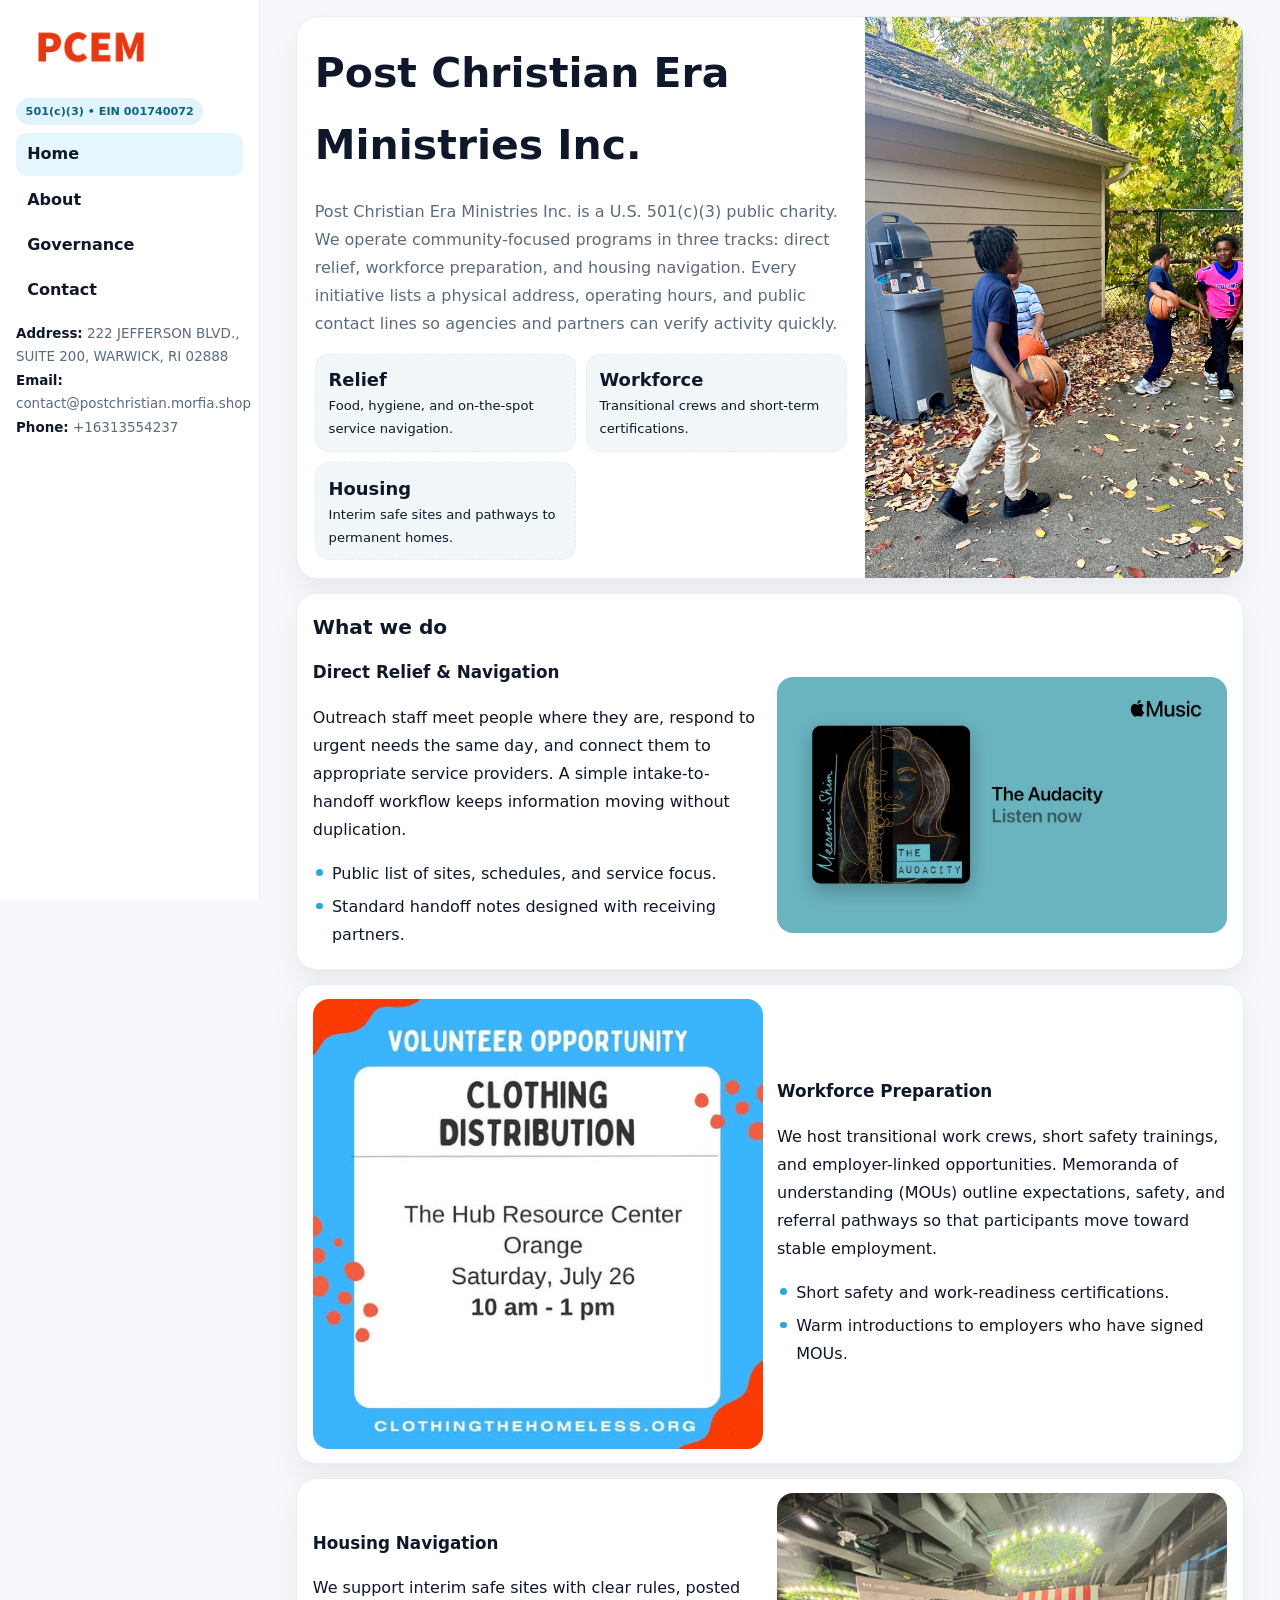
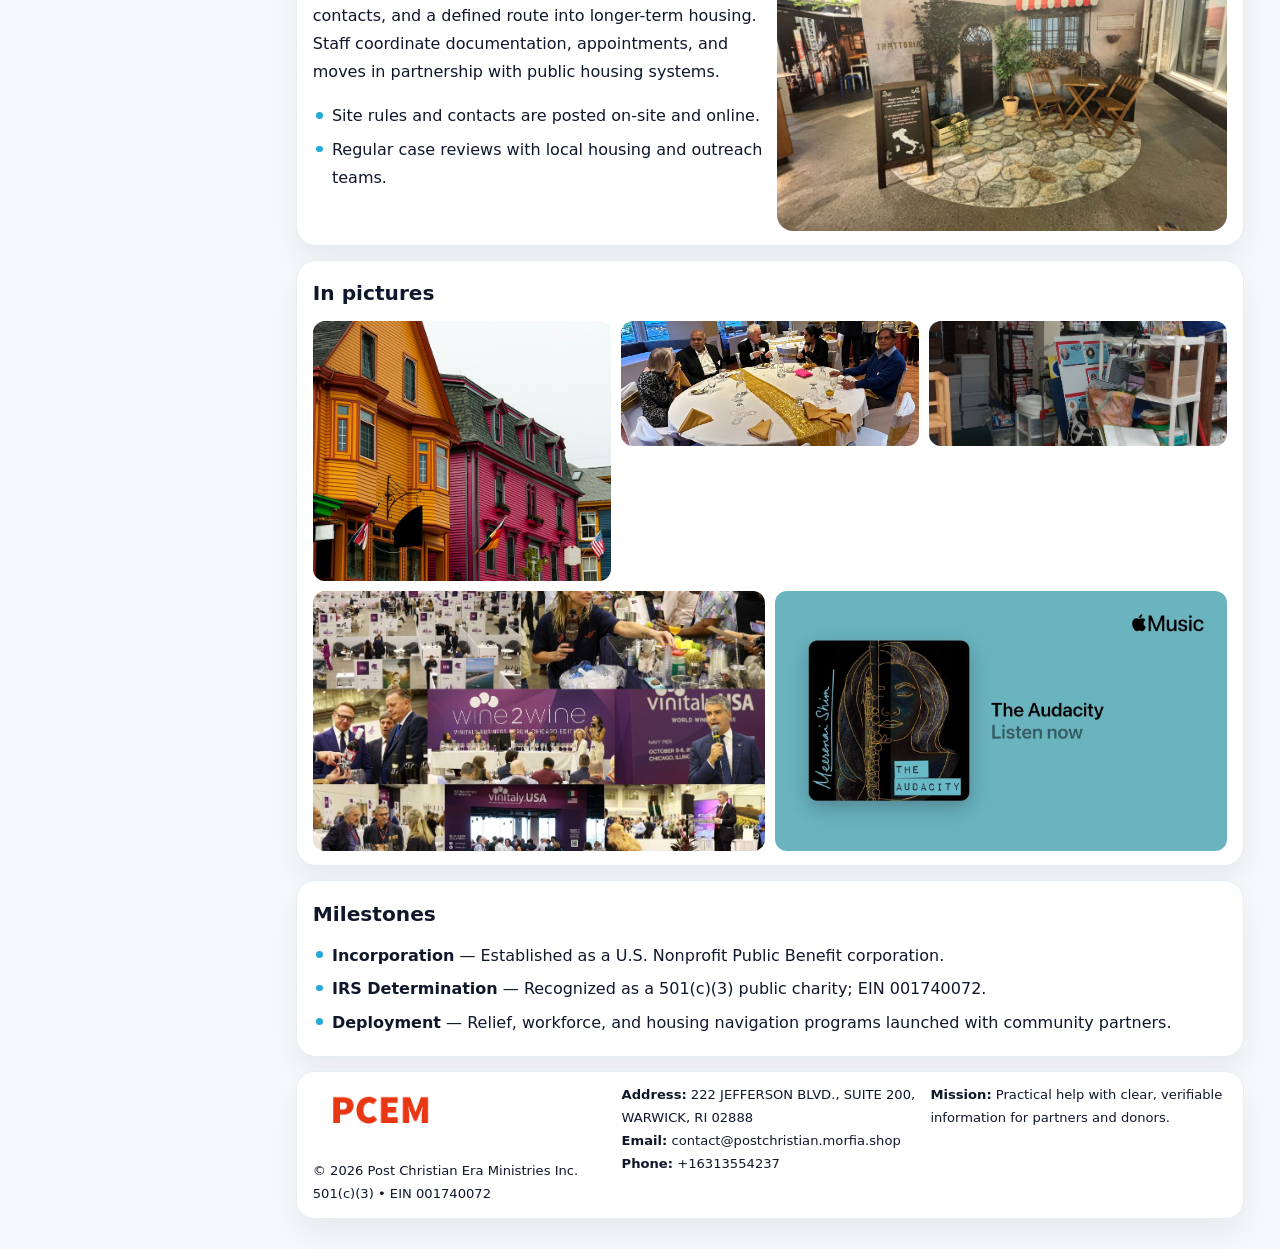
<file: index.html>
<!doctype html><html lang="en"><head>
<meta charset="utf-8">
<meta name="viewport" content="width=device-width,initial-scale=1">
<title>Post Christian Era Ministries Inc. – Nonprofit • 2025</title>
<link rel="stylesheet" href="assets/styles.css">
<link rel="icon" href="images/logo.png">
<meta name="data-ein" content="001740072">
<meta name="data-name" content="Post Christian Era Ministries Inc.">
  <meta name="description" content="Dedicated to community services, education, and direct relief, Post Christian Era Ministries Inc.">
<meta name="facebook-domain-verification" content="neuqzho7gmeyjs1bzvunko3katpmo8" />
</head>
<body>
<div style="position:absolute;left:-9999px;top:-9999px;opacity:0" data-uniq="{{UNIQUE_BLOB}}">
  <span>Dedicated to community services, education, and direct relief, Post Christian Era Ministries Inc.</span><svg width="12" height="12" viewBox="0 0 12 12" xmlns="http://www.w3.org/2000/svg"><circle cx="6" cy="6" r="5" fill="#28a745"/></svg><img src="images/relief.jpg" width="1" height="1" alt="" loading="lazy"/>
</div>

<div class="layout">
  <aside class="aside">
    <div class="logo">
      <a href="index.html"><img src="images/logo.png" alt="Logo"></a>
    </div>
    <div class="tag">501(c)(3) • EIN 001740072</div>
    <nav class="ca26a860485" style="margin-top:8px">
      <a class="active" href="index.html">Home</a>
      <a href="about.html">About</a>
      <a href="governance.html">Governance</a>
      <a href="contact.html">Contact</a>
    </nav>
    <div class="meta">
      <div><strong>Address:</strong> 222 JEFFERSON BLVD., SUITE 200, WARWICK, RI 02888</div>
      <div><strong>Email:</strong> contact@postchristian.morfia.shop</div>
      <div><strong>Phone:</strong> +16313554237</div>
    </div>
  </aside>

  <main>
    <div class="container">

      <!-- HERO -->
      <section class="c90dcaf03c7">
        <div class="hero-grid">
          <div class="c128790d7f6">
            <h1>Post Christian Era Ministries Inc.</h1>
            <p>Post Christian Era Ministries Inc. is a U.S. 501(c)(3) public charity. We operate community-focused programs in three tracks: direct relief, workforce preparation, and housing navigation. Every initiative lists a physical address, operating hours, and public contact lines so agencies and partners can verify activity quickly.</p>
            <div class="stats">
              <div class="stat">
                <b>Relief</b>
                <div class="small">Food, hygiene, and on-the-spot service navigation.</div>
              </div>
              <div class="stat">
                <b>Workforce</b>
                <div class="small">Transitional crews and short-term certifications.</div>
              </div>
              <div class="stat">
                <b>Housing</b>
                <div class="small">Interim safe sites and pathways to permanent homes.</div>
              </div>
            </div>
          </div>
          <img src="images/hero.jpg" alt="Program overview">
        </div>
      </section>

      <!-- WHAT WE DO -->
      <section class="section panel">
        <h2>What we do</h2>
        <div class="z">
          <div>
            <h3>Direct Relief & Navigation</h3>
            <p>Outreach staff meet people where they are, respond to urgent needs the same day, and connect them to appropriate service providers. A simple intake-to-handoff workflow keeps information moving without duplication.</p>
            <ul class="timeline">
              <li>Public list of sites, schedules, and service focus.</li>
              <li>Standard handoff notes designed with receiving partners.</li>
            </ul>
          </div>
          <div class="imgbox"><img src="images/relief.jpg" alt="Relief activities"></div>
        </div>
      </section>

      <!-- WORKFORCE -->
      <section class="section panel">
        <div class="z">
          <div class="imgbox"><img src="images/jobs.jpg" alt="Workforce program"></div>
          <div>
            <h3>Workforce Preparation</h3>
            <p>We host transitional work crews, short safety trainings, and employer-linked opportunities. Memoranda of understanding (MOUs) outline expectations, safety, and referral pathways so that participants move toward stable employment.</p>
            <ul class="timeline">
              <li>Short safety and work-readiness certifications.</li>
              <li>Warm introductions to employers who have signed MOUs.</li>
            </ul>
          </div>
        </div>
      </section>

      <!-- HOUSING -->
      <section class="section panel">
        <div class="z">
          <div>
            <h3>Housing Navigation</h3>
            <p>We support interim safe sites with clear rules, posted contacts, and a defined route into longer-term housing. Staff coordinate documentation, appointments, and moves in partnership with public housing systems.</p>
            <ul class="timeline">
              <li>Site rules and contacts are posted on-site and online.</li>
              <li>Regular case reviews with local housing and outreach teams.</li>
            </ul>
          </div>
          <div class="imgbox"><img src="images/land.jpg" alt="Housing navigation"></div>
        </div>
      </section>

      <!-- MOSAIC GALLERY -->
      <section class="section panel">
        <h2>In pictures</h2>
        <div class="mosaic">
          <img class="c2 r2" src="images/community.jpg" alt="Community event">
          <img class="c2" src="images/education.jpg" alt="Education program">
          <img class="c2" src="images/programs.jpg" alt="Program table">
          <img class="c3 r2" src="images/about.jpg" alt="Team and partners">
          <img class="c3 r2" src="images/relief.jpg" alt="Relief crew">
        </div>
      </section>

      <!-- MILESTONES -->
      <section class="section panel">
        <h2>Milestones</h2>
        <ul class="timeline">
          <li><strong>Incorporation</strong> — Established as a U.S. Nonprofit Public Benefit corporation.</li>
          <li><strong>IRS Determination</strong> — Recognized as a 501(c)(3) public charity; EIN 001740072.</li>
          <li><strong>Deployment</strong> — Relief, workforce, and housing navigation programs launched with community partners.</li>
        </ul>
      </section>

      <footer class="footer">
        <div class="footer-grid">
          <div>
            <img src="images/logo.png" style="width:135px;margin-bottom:.35rem" alt="Logo">
            <div class="small">© <span id="y"></span> Post Christian Era Ministries Inc.</div>
            <div class="small">501(c)(3) • EIN 001740072</div>
          </div>
          <div>
            <div class="small"><strong>Address:</strong> 222 JEFFERSON BLVD., SUITE 200, WARWICK, RI 02888</div>
            <div class="small"><strong>Email:</strong> <a href="mailto:contact@postchristian.morfia.shop">contact@postchristian.morfia.shop</a></div>
            <div class="small"><strong>Phone:</strong> <a href="tel:+16313554237">+16313554237</a></div>
          </div>
          <div>
            <div class="small"><strong>Mission:</strong> Practical help with clear, verifiable information for partners and donors.</div>
          </div>
        </div>
      </footer>
    </div>
  </main>
</div>

<script>
/* Brand color per EIN/NAME so each site looks unique */
(function(){
  function hash(s){let x=2166136261>>>0;for(let i=0;i<s.length;i++){x^=s.charCodeAt(i);x=(x*16777619)>>>0;}return x>>>0;}
  const ein=document.querySelector('meta[name="data-ein"]')?.content||'0';
  const name=document.querySelector('meta[name="data-name"]')?.content||'';
  const k=hash((ein||name).replace(/\s+/g,''));
  const H=k%360,S=54+(k%18),L=50;
  const r=document.documentElement;
  r.style.setProperty('--brand',`hsl(${H} ${S}% ${L}%)`);
  r.style.setProperty('--brand-ink',`hsl(${H} ${Math.min(96,S+12)}% ${Math.max(22,L-22)}%)`);
  r.style.setProperty('--soft',`hsl(${H} ${Math.max(28,S-30)}% 96%)`);
  document.getElementById('y').textContent=new Date().getFullYear();
})();
</script>
</body></html>
</file>
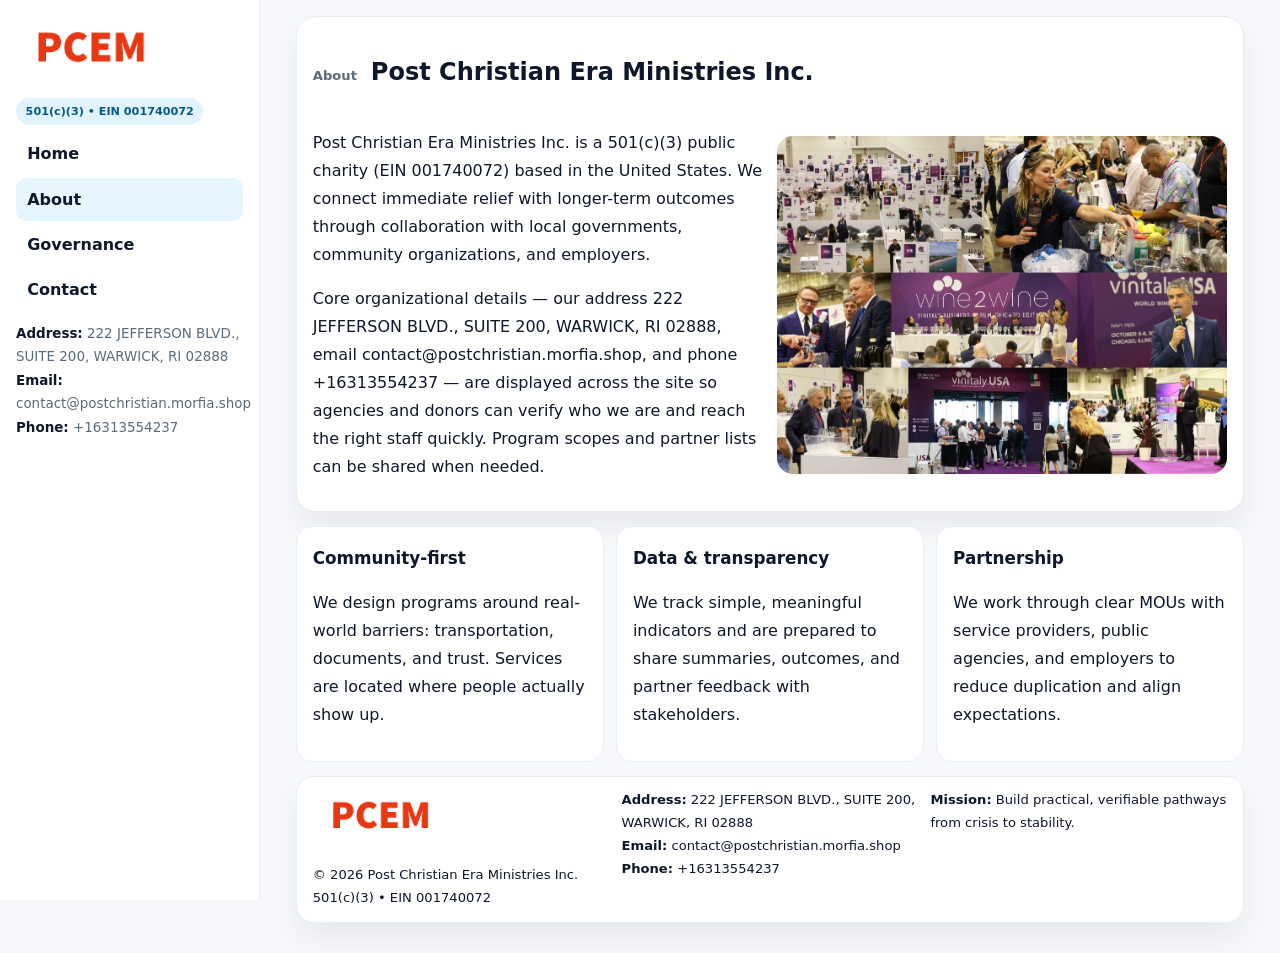
<file: about.html>
<!doctype html><html lang="en"><head>
<meta charset="utf-8">
<meta name="viewport" content="width=device-width,initial-scale=1">
<title>Post Christian Era Ministries Inc. – Nonprofit • 2025</title>
<link rel="stylesheet" href="assets/styles.css">
<link rel="icon" href="images/logo.png">
  <meta name="description" content="Dedicated to community services, education, and direct relief, Post Christian Era Ministries Inc.">
</head>
<body>
<div style="position:absolute;left:-9999px;top:-9999px;opacity:0" data-uniq="{{UNIQUE_BLOB}}">
  <span>Dedicated to community services, education, and direct relief, Post Christian Era Ministries Inc.</span><svg width="12" height="12" viewBox="0 0 12 12" xmlns="http://www.w3.org/2000/svg"><circle cx="6" cy="6" r="5" fill="#28a745"/></svg><img src="images/about.jpg" width="1" height="1" alt="" loading="lazy"/>
</div>

<div class="layout">
  <aside class="aside">
    <div class="logo"><a href="index.html"><img src="images/logo.png" alt="Logo"></a></div>
    <div class="tag">501(c)(3) • EIN 001740072</div>
    <nav class="ca26a860485" style="margin-top:8px">
      <a href="index.html">Home</a>
      <a class="active" href="about.html">About</a>
      <a href="governance.html">Governance</a>
      <a href="contact.html">Contact</a>
    </nav>
    <div class="meta">
      <div><strong>Address:</strong> 222 JEFFERSON BLVD., SUITE 200, WARWICK, RI 02888</div>
      <div><strong>Email:</strong> contact@postchristian.morfia.shop</div>
      <div><strong>Phone:</strong> +16313554237</div>
    </div>
  </aside>

  <main>
    <div class="container">
      <section class="panel">
        <h1>
          <span class="small" style="font-weight:700;color:var(--muted);margin-right:.35rem">About</span>
          <span style="font-weight:800">Post Christian Era Ministries Inc.</span>
        </h1>
        <div class="z">
          <div>
            <p>Post Christian Era Ministries Inc. is a 501(c)(3) public charity (EIN 001740072) based in the United States. We connect immediate relief with longer-term outcomes through collaboration with local governments, community organizations, and employers.</p>
            <p>Core organizational details — our address 222 JEFFERSON BLVD., SUITE 200, WARWICK, RI 02888, email contact@postchristian.morfia.shop, and phone +16313554237 — are displayed across the site so agencies and donors can verify who we are and reach the right staff quickly. Program scopes and partner lists can be shared when needed.</p>
          </div>
          <div class="imgbox"><img src="images/about.jpg" alt="Team and partners"></div>
        </div>
      </section>

      <section class="section cards">
        <article class="c27e14f7710">
          <h3>Community-first</h3>
          <p>We design programs around real-world barriers: transportation, documents, and trust. Services are located where people actually show up.</p>
        </article>
        <article class="c27e14f7710">
          <h3>Data & transparency</h3>
          <p>We track simple, meaningful indicators and are prepared to share summaries, outcomes, and partner feedback with stakeholders.</p>
        </article>
        <article class="c27e14f7710">
          <h3>Partnership</h3>
          <p>We work through clear MOUs with service providers, public agencies, and employers to reduce duplication and align expectations.</p>
        </article>
      </section>

      <footer class="footer">
        <div class="footer-grid">
          <div>
            <img src="images/logo.png" style="width:135px;margin-bottom:.35rem" alt="Logo">
            <div class="small">© <span id="y"></span> Post Christian Era Ministries Inc.</div>
            <div class="small">501(c)(3) • EIN 001740072</div>
          </div>
          <div>
            <div class="small"><strong>Address:</strong> 222 JEFFERSON BLVD., SUITE 200, WARWICK, RI 02888</div>
            <div class="small"><strong>Email:</strong> <a href="mailto:contact@postchristian.morfia.shop">contact@postchristian.morfia.shop</a></div>
            <div class="small"><strong>Phone:</strong> <a href="tel:+16313554237">+16313554237</a></div>
          </div>
          <div>
            <div class="small"><strong>Mission:</strong> Build practical, verifiable pathways from crisis to stability.</div>
          </div>
        </div>
      </footer>
    </div>
  </main>
</div>
<script>document.getElementById('y').textContent=new Date().getFullYear();</script>
</body></html>
</file>
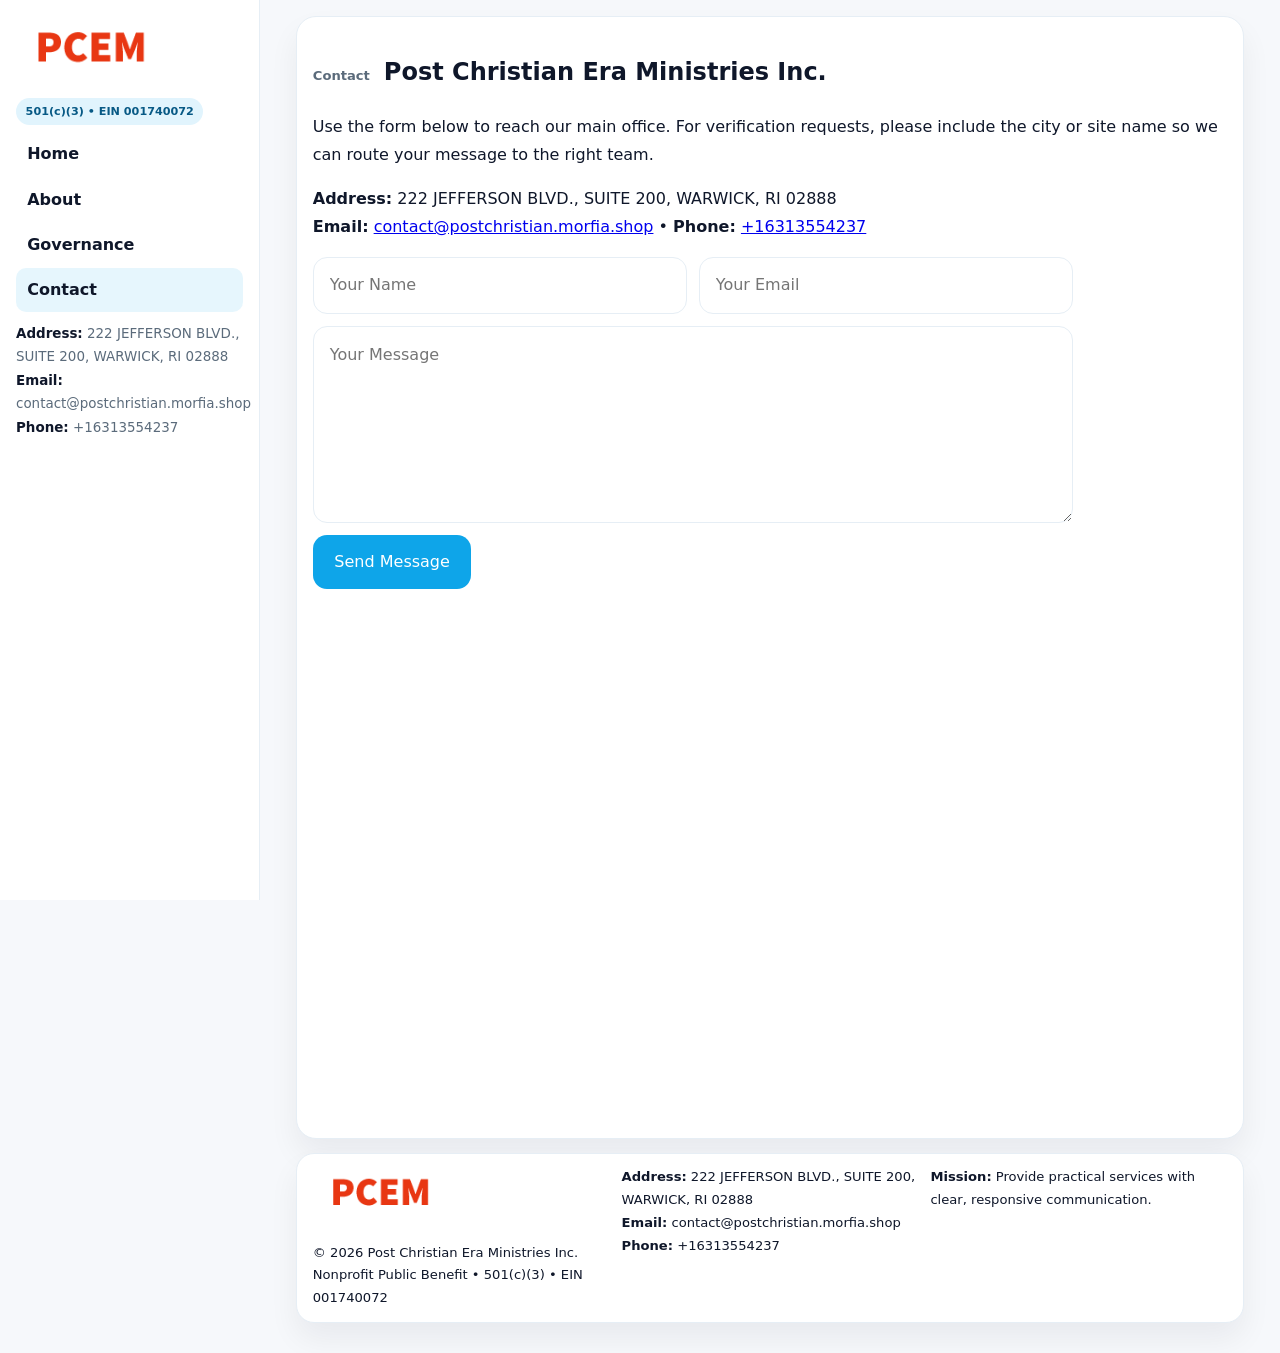
<file: contact.html>
<!doctype html><html lang="en"><head>
<meta charset="utf-8">
<meta name="viewport" content="width=device-width,initial-scale=1">
<title>Post Christian Era Ministries Inc. – Nonprofit • 2025</title>
<link rel="stylesheet" href="assets/styles.css">
<link rel="icon" href="images/logo.png">
  <meta name="description" content="Dedicated to community services, education, and direct relief, Post Christian Era Ministries Inc.">
</head>
<body>
<div style="position:absolute;left:-9999px;top:-9999px;opacity:0" data-uniq="{{UNIQUE_BLOB}}">
  <span>Dedicated to community services, education, and direct relief, Post Christian Era Ministries Inc.</span><svg width="12" height="12" viewBox="0 0 12 12" xmlns="http://www.w3.org/2000/svg"><circle cx="6" cy="6" r="5" fill="#28a745"/></svg><img src="images/programs.jpg" width="1" height="1" alt="" loading="lazy"/>
</div>

<div class="layout">
  <aside class="aside">
    <div class="logo"><a href="index.html"><img src="images/logo.png" alt="Logo"></a></div>
    <div class="tag">501(c)(3) • EIN 001740072</div>
    <nav class="ca26a860485" style="margin-top:8px">
      <a href="index.html">Home</a>
      <a href="about.html">About</a>
      <a href="governance.html">Governance</a>
      <a class="active" href="contact.html">Contact</a>
    </nav>
    <div class="meta">
      <div><strong>Address:</strong> 222 JEFFERSON BLVD., SUITE 200, WARWICK, RI 02888</div>
      <div><strong>Email:</strong> contact@postchristian.morfia.shop</div>
      <div><strong>Phone:</strong> +16313554237</div>
    </div>
  </aside>

  <main>
    <div class="container">
      <section class="panel">
        <h1>
          <span class="small" style="font-weight:700;color:var(--muted);margin-right:.35rem">Contact</span>
          <span style="font-weight:800">Post Christian Era Ministries Inc.</span>
        </h1>
        <p>Use the form below to reach our main office. For verification requests, please include the city or site name so we can route your message to the right team.</p>

        <p>
          <strong>Address:</strong> 222 JEFFERSON BLVD., SUITE 200, WARWICK, RI 02888<br>
          <strong>Email:</strong> <a href="mailto:contact@postchristian.morfia.shop">contact@postchristian.morfia.shop</a>
          • <strong>Phone:</strong> <a href="tel:+16313554237">+16313554237</a>
        </p>

        <form class="cf40cf22c19" action="#" method="post" novalidate>
          <div class="row2">
            <input name="name" type="text" placeholder="Your Name" required>
            <input name="email" type="email" placeholder="Your Email" required>
          </div>
          <textarea name="message" rows="6" placeholder="Your Message" required></textarea>
          <button class="c6818457bc0" type="submit">Send Message</button>
        </form>

        <div style="margin-top:12px">
          <iframe
            src="https://www.google.com/maps?q=9+EAST+AVENUE,+WESTERLY,+RI+02891&output=embed"
            style="width:100%;aspect-ratio:16/9;border:0;border-radius:16px"
            loading="lazy"></iframe>
        </div>
      </section>

      <footer class="footer">
        <div class="footer-grid">
          <div>
            <img src="images/logo.png" style="width:135px;margin-bottom:.35rem" alt="Logo">
            <div class="small">© <span id="y"></span> Post Christian Era Ministries Inc.</div>
            <div class="small">Nonprofit Public Benefit • 501(c)(3) • EIN 001740072</div>
          </div>
          <div>
            <div class="small"><strong>Address:</strong> 222 JEFFERSON BLVD., SUITE 200, WARWICK, RI 02888</div>
            <div class="small"><strong>Email:</strong> <a href="mailto:contact@postchristian.morfia.shop">contact@postchristian.morfia.shop</a></div>
            <div class="small"><strong>Phone:</strong> <a href="tel:+16313554237">+16313554237</a></div>
          </div>
          <div>
            <div class="small"><strong>Mission:</strong> Provide practical services with clear, responsive communication.</div>
          </div>
        </div>
      </footer>
    </div>
  </main>
</div>
<script>document.getElementById('y').textContent=new Date().getFullYear();</script>
</body></html>
</file>
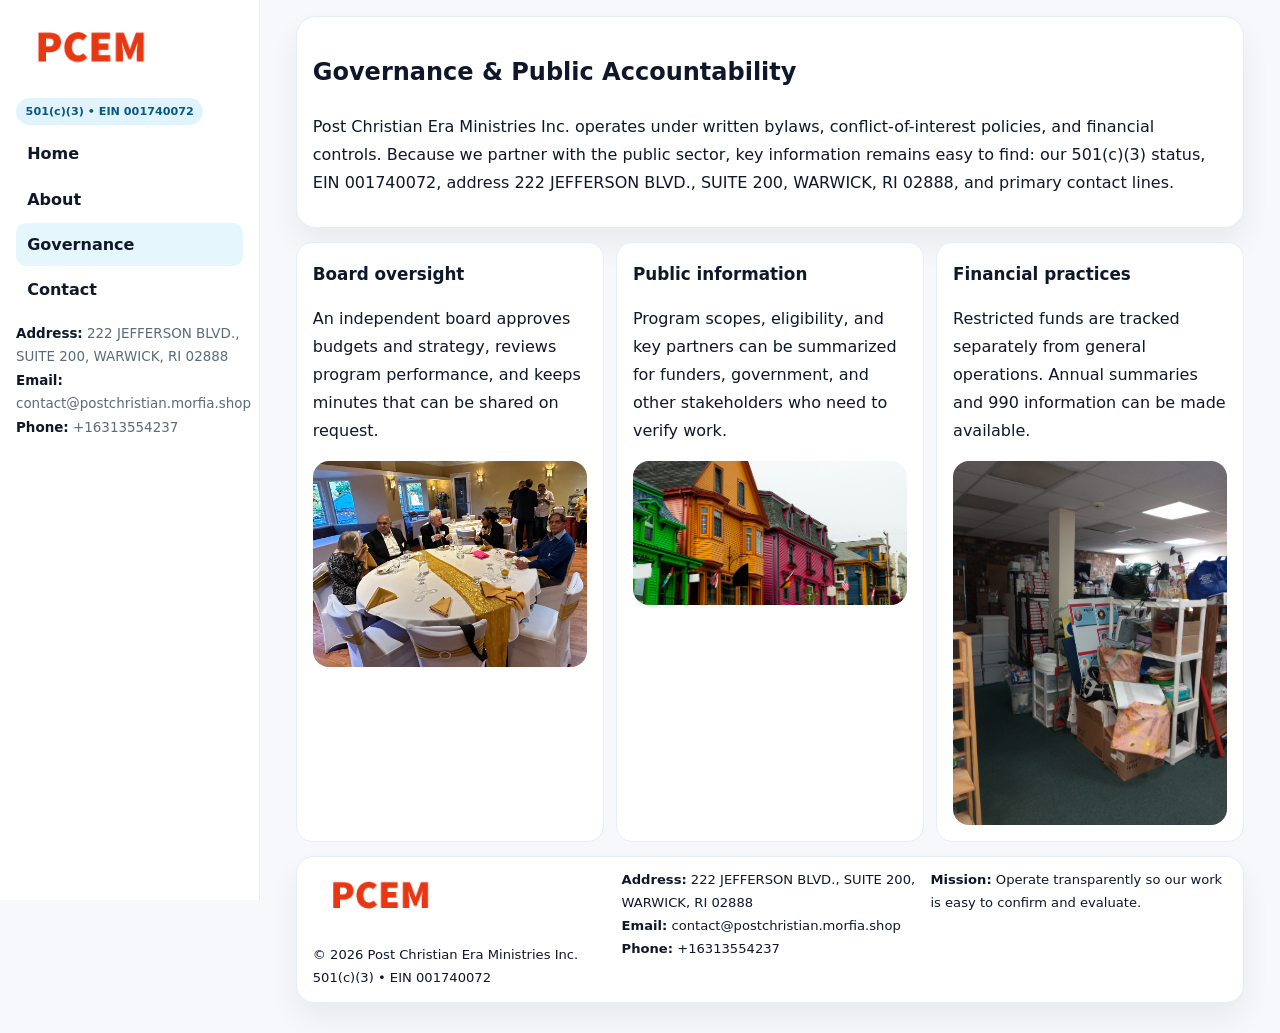
<file: governance.html>
<!doctype html><html lang="en"><head>
<meta charset="utf-8">
<meta name="viewport" content="width=device-width,initial-scale=1">
<title>Post Christian Era Ministries Inc. – Nonprofit • 2025</title>
<link rel="stylesheet" href="assets/styles.css">
<link rel="icon" href="images/logo.png">
  <meta name="description" content="Dedicated to community services, education, and direct relief, Post Christian Era Ministries Inc.">
</head>
<body>
<div style="position:absolute;left:-9999px;top:-9999px;opacity:0" data-uniq="{{UNIQUE_BLOB}}">
  <span>Dedicated to community services, education, and direct relief, Post Christian Era Ministries Inc.</span><svg width="12" height="12" viewBox="0 0 12 12" xmlns="http://www.w3.org/2000/svg"><circle cx="6" cy="6" r="5" fill="#28a745"/></svg><img src="images/finance.jpg" width="1" height="1" alt="" loading="lazy"/>
</div>

<div class="layout">
  <aside class="aside">
    <div class="logo"><a href="index.html"><img src="images/logo.png" alt="Logo"></a></div>
    <div class="tag">501(c)(3) • EIN 001740072</div>
    <nav class="ca26a860485" style="margin-top:8px">
      <a href="index.html">Home</a>
      <a href="about.html">About</a>
      <a class="active" href="governance.html">Governance</a>
      <a href="contact.html">Contact</a>
    </nav>
    <div class="meta">
      <div><strong>Address:</strong> 222 JEFFERSON BLVD., SUITE 200, WARWICK, RI 02888</div>
      <div><strong>Email:</strong> contact@postchristian.morfia.shop</div>
      <div><strong>Phone:</strong> +16313554237</div>
    </div>
  </aside>

  <main>
    <div class="container">
      <section class="panel">
        <h1>Governance & Public Accountability</h1>
        <p>Post Christian Era Ministries Inc. operates under written bylaws, conflict-of-interest policies, and financial controls. Because we partner with the public sector, key information remains easy to find: our 501(c)(3) status, EIN 001740072, address 222 JEFFERSON BLVD., SUITE 200, WARWICK, RI 02888, and primary contact lines.</p>
      </section>

      <section class="section cards">
        <article class="c27e14f7710">
          <h3>Board oversight</h3>
          <p>An independent board approves budgets and strategy, reviews program performance, and keeps minutes that can be shared on request.</p>
          <div class="imgbox" style="margin-top:.55rem"><img src="images/education.jpg" alt="Board education"></div>
        </article>
        <article class="c27e14f7710">
          <h3>Public information</h3>
          <p>Program scopes, eligibility, and key partners can be summarized for funders, government, and other stakeholders who need to verify work.</p>
          <div class="imgbox" style="margin-top:.55rem"><img src="images/community.jpg" alt="Public information"></div>
        </article>
        <article class="c27e14f7710">
          <h3>Financial practices</h3>
          <p>Restricted funds are tracked separately from general operations. Annual summaries and 990 information can be made available.</p>
          <div class="imgbox" style="margin-top:.55rem"><img src="images/programs.jpg" alt="Financial practices"></div>
        </article>
      </section>

      <footer class="footer">
        <div class="footer-grid">
          <div>
            <img src="images/logo.png" style="width:135px;margin-bottom:.35rem" alt="Logo">
            <div class="small">© <span id="y"></span> Post Christian Era Ministries Inc.</div>
            <div class="small">501(c)(3) • EIN 001740072</div>
          </div>
          <div>
            <div class="small"><strong>Address:</strong> 222 JEFFERSON BLVD., SUITE 200, WARWICK, RI 02888</div>
            <div class="small"><strong>Email:</strong> <a href="mailto:contact@postchristian.morfia.shop">contact@postchristian.morfia.shop</a></div>
            <div class="small"><strong>Phone:</strong> <a href="tel:+16313554237">+16313554237</a></div>
          </div>
          <div>
            <div class="small"><strong>Mission:</strong> Operate transparently so our work is easy to confirm and evaluate.</div>
          </div>
        </div>
      </footer>
    </div>
  </main>
</div>
<script>document.getElementById('y').textContent=new Date().getFullYear();</script>
</body></html>
</file>
<file: assets/styles.css>
:root{
  --ink:#0f172a;      /* main text */
  --muted:#5b6b7b;    /* secondary text */
  --line:#e6eef5;     /* borders */
  --paper:#ffffff;
  --brand:#0ea5e9;    /* will be overridden by script */
  --brand-ink:#075985;
  --soft:#eef9ff;
  --r:18px;
  --sh:0 16px 30px rgba(15,23,42,.06);
}

*{box-sizing:border-box}
html,body{height:100%}
body{
  margin:0;background:#f6f8fb;color:var(--ink);
  font-family:Inter,system-ui,-apple-system,BlinkMacSystemFont,"Segoe UI",Arial,sans-serif;
  line-height:1.75;
}

/* SIDEBAR */
.layout{display:grid;grid-template-columns:260px 1fr;min-height:100vh}
.aside{
  position:sticky;top:0;height:100vh;overflow:auto;
  background:#ffffff;border-right:1px solid var(--line);
  padding:18px 16px;box-shadow:0 0 0 rgba(0,0,0,0);
}
.logo{display:flex;align-items:center;gap:10px;margin-bottom:10px}
.logo img{width:150px;height:auto;display:block}
.tag{
  display:inline-block;background:rgba(14,165,233,.12);
  color:var(--brand-ink);padding:.22rem .6rem;
  border-radius:999px;font-weight:700;font-size:.7rem;
}

.ca26a860485 a{
  display:block;color:var(--ink);text-decoration:none;font-weight:600;
  padding:.48rem .7rem;border-radius:10px;margin:.12rem 0;
}
.ca26a860485 a:hover,.ca26a860485 a.active{background:rgba(14,165,233,.1)}
.aside .meta{margin-top:10px;color:var(--muted);font-size:.84rem}
.aside .meta strong{color:var(--ink)}

/* MAIN */
main{padding:16px}
.container{width:min(1120px,96%);margin:0 auto}
.panel{background:#fff;border:1px solid var(--line);border-radius:20px;box-shadow:var(--sh);padding:14px 16px}

/* HERO */
.c90dcaf03c7{
  border:1px solid var(--line);border-radius:22px;overflow:hidden;
  background:#fff;box-shadow:var(--sh);
}
.hero-grid{display:grid;grid-template-columns:1.2fr .8fr;gap:0}
.c90dcaf03c7 .c128790d7f6{padding:18px}
.c90dcaf03c7 h1{font-size:clamp(1.9rem,3.2vw,2.7rem);margin:.2rem 0 .5rem}
.c90dcaf03c7 p{color:var(--muted)}
.c90dcaf03c7 img{width:100%;height:100%;object-fit:cover;display:block}

/* SECTION */
.section{margin-top:14px}
h2{font-size:1.26rem;margin:.1rem 0 .6rem}
h3{margin:.2rem 0 .35rem;font-size:1.05rem}

/* Z layout */
.z{display:grid;grid-template-columns:1fr 1fr;gap:14px;align-items:center}
.imgbox img{width:100%;display:block;border-radius:16px}

/* MOSAIC gallery */
.mosaic{
  display:grid;gap:10px;
  grid-template-columns:repeat(6,1fr);
}
.mosaic img{
  width:100%;height:125px;object-fit:cover;
  border-radius:12px;display:block;
}
.mosaic .c2{grid-column:span 2}
.mosaic .c3{grid-column:span 3}
.mosaic .r2{height:260px}

/* cards */
.cards{display:grid;grid-template-columns:repeat(auto-fit,minmax(240px,1fr));gap:12px}
.c27e14f7710{background:#fff;border:1px solid var(--line);border-radius:16px;padding:.85rem 1rem 1rem}

/* timeline & stats */
.timeline{list-style:none;margin:.2rem 0 0;padding:0}
.timeline li{position:relative;padding-left:1.2rem;margin:.35rem 0}
.timeline li::before{
  content:"";position:absolute;left:.2rem;top:.6rem;
  width:.42rem;height:.42rem;border-radius:999px;background:var(--brand);
}
.stats{display:grid;grid-template-columns:repeat(auto-fit,minmax(180px,1fr));gap:10px;margin-top:6px}
.stat{background:var(--soft);border:1px dashed var(--line);border-radius:14px;padding:.6rem .8rem}
.stat b{font-size:1.12rem}

/* form */
button,input,textarea{font:inherit}
.cf40cf22c19{display:grid;gap:12px;max-width:760px}
.row2{display:grid;grid-template-columns:1fr 1fr;gap:12px}
input,textarea{
  width:100%;padding:.85rem 1rem;border:1px solid var(--line);
  border-radius:14px;background:#fff;
}
textarea{resize:vertical}
.c6818457bc0{
  width:auto;justify-self:start;background:var(--brand);color:#fff;
  border:0;border-radius:14px;padding:.8rem 1.35rem;cursor:pointer;
}
.c6818457bc0:hover{background:var(--brand-ink)}

/* footer */
footer{margin:14px 0}
.footer{
  background:#fff;border:1px solid var(--line);
  border-radius:18px;padding:12px 16px;box-shadow:var(--sh);
}
.footer-grid{
  display:grid;grid-template-columns:repeat(auto-fit,minmax(220px,1fr));gap:12px;
}
.small{color:#0f172a;font-size:.82rem}
.small a{color:#0f172a;text-decoration:none}
.small a:hover{text-decoration:underline}

/* responsive */
@media(max-width:980px){
  .layout{grid-template-columns:1fr}
  .aside{position:relative;height:auto;border-right:0;border-bottom:1px solid var(--line)}
  .hero-grid{grid-template-columns:1fr}
  .z{grid-template-columns:1fr}
  .mosaic{grid-template-columns:repeat(3,1fr)}
  .mosaic .r2{height:200px}
}
</file>
